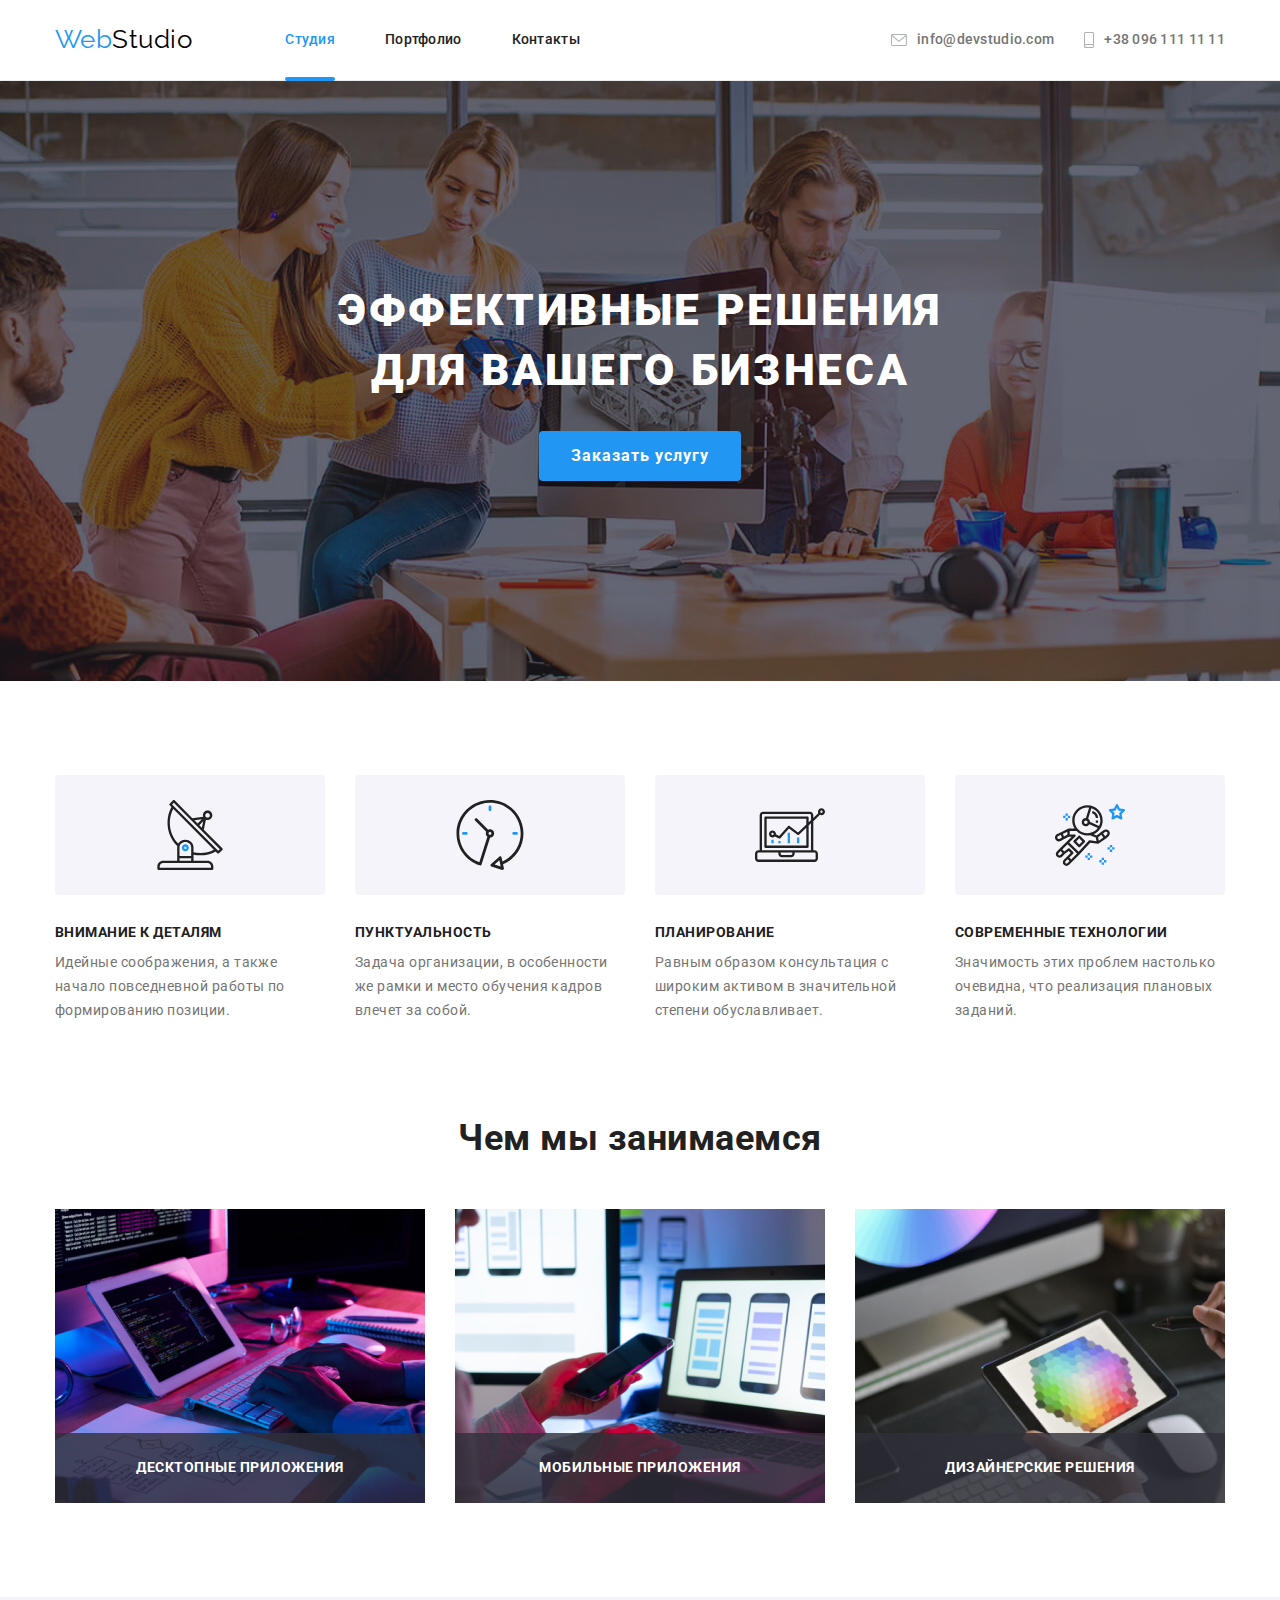
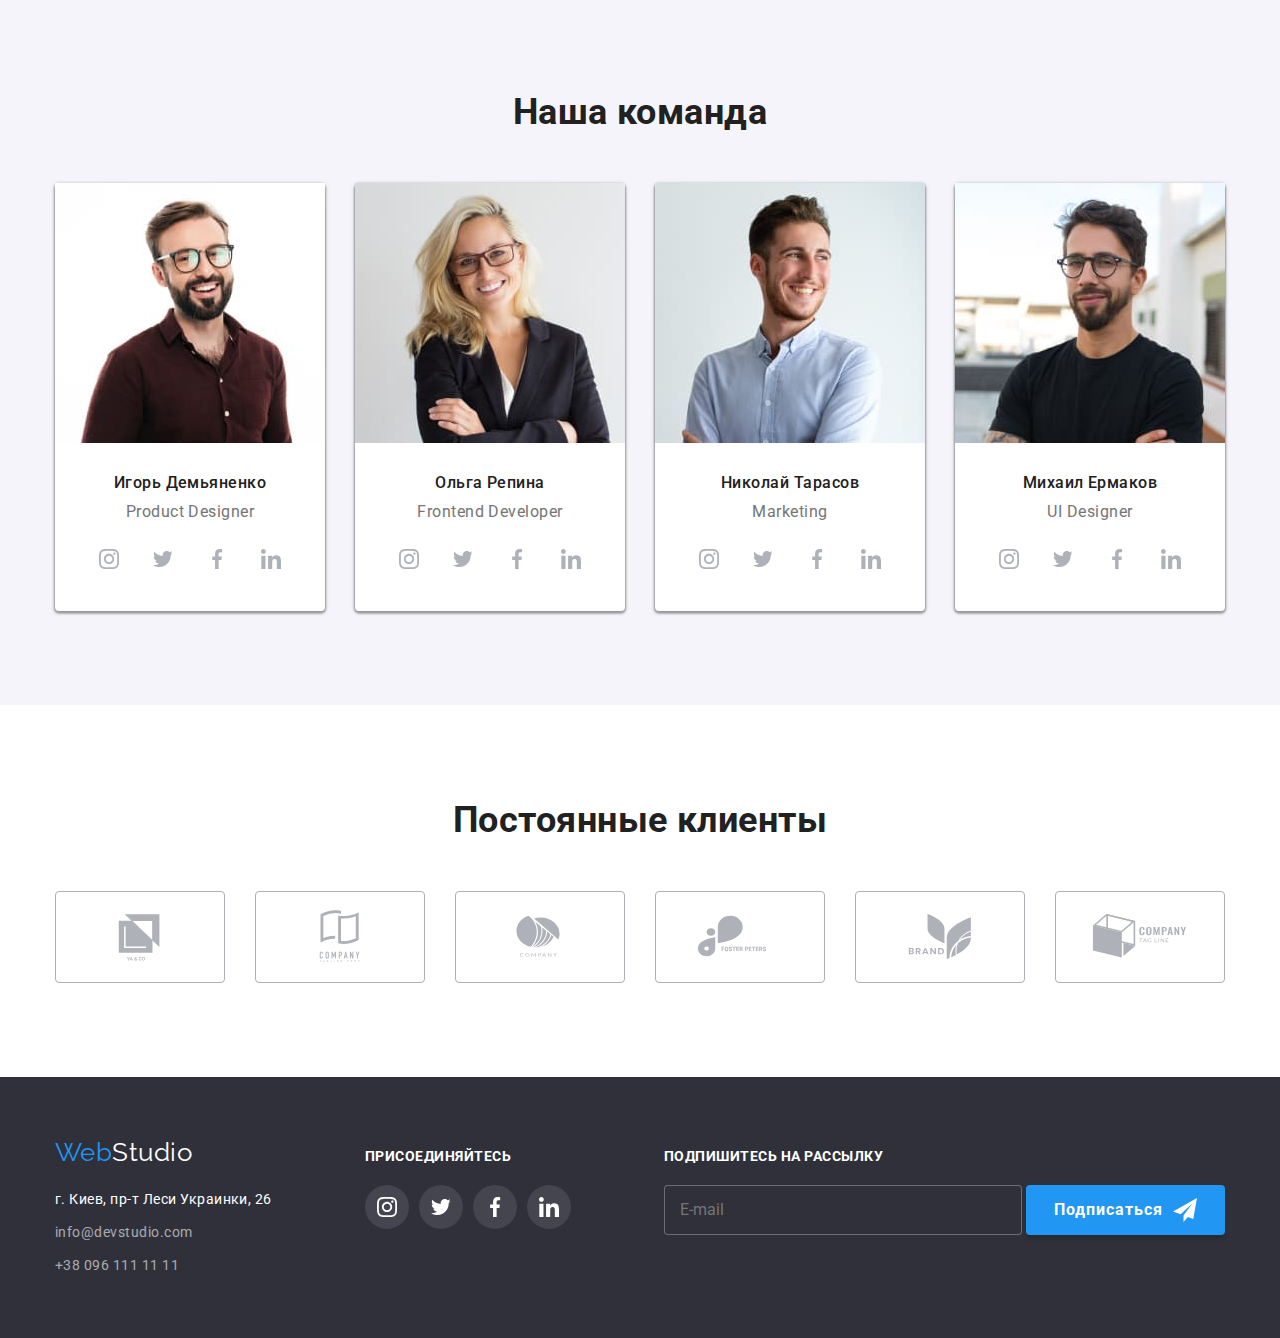
<file: index.html>
<!DOCTYPE html>
<html lang="ru">
  <head>
    <meta charset="UTF-8" />
    <meta http-equiv="X-UA-Compatible" content="IE=edge" />
    <meta name="viewport" content="width=device-width, initial-scale=1.0" />
    <title>Main page</title>
    <link
      rel="stylesheet"
      href="https://cdnjs.cloudflare.com/ajax/libs/modern-normalize/1.0.0/modern-normalize.min.css"
    />
    <link
      href="https://fonts.googleapis.com/css2?family=Raleway:wght@700&family=Roboto:wght@400;500;700;900&display=swap"
      rel="stylesheet"
    />
    <link rel="stylesheet" href="./css/main.min.css" />
  </head>
  <body>
    <!-- Верхняя линия -->
    <header class="page-header">
      <div class="page-header__container">
        <a class="logo" href="./index.html"><span class="logo__web">Web</span>Studio</a>
        <button class="menu-btn" data-menu-button type="button">
          <svg width="40" height="40" aria-label="Переключатель мобильного меню">
            <use class="menu-btn__icon-menu" href="./images/symbol-defs.svg#icon-mobile-menu"></use>
            <use
              class="menu-btn__icon-cross"
              href="./images/symbol-defs.svg#icon-close-black"
            ></use>
          </svg>
        </button>
        <div class="mob-menu" data-menu>
          <nav class="mob-menu__navigation">
            <ul class="mob-menu__list">
              <li class="mob-menu__item">
                <a class="mob-menu__link mob-menu__link--current" href="">Студия</a>
              </li>
              <li class="mob-menu__item">
                <a class="mob-menu__link" href="./portfolio.html" target="_self">Портфолио</a>
              </li>
              <li class="mob-menu__item">
                <a class="mob-menu__link" href="">Контакты</a>
              </li>
            </ul>
          </nav>
          <ul class="mob-contact">
            <li class="mob-contact__item">
              <a class="mob-contact__link mob-contact__link--accent" href="tel:+380961111111"
                >+38 096 111 11 11
              </a>
            </li>
            <li class="mob-contact__item">
              <a class="mob-contact__link" href="mailto:info@devstudio.com"> info@devstudio.com </a>
            </li>
          </ul>
          <ul class="mob-network">
            <li class="mob-network__item">
              <a class="mob-network__link" href="">Instagram </a>
            </li>
            <li class="mob-network__item">
              <a class="mob-network__link" href="">Twitter </a>
            </li>
            <li class="mob-network__item">
              <a class="mob-network__link" href="">Facebook </a>
            </li>
            <li class="mob-network__item">
              <a class="mob-network__link" href="">Linkedin </a>
            </li>
          </ul>
        </div>
        <nav class="page-header__navigation">
          <ul class="page-header__list">
            <li class="page-header__item">
              <a class="page-header__link page-header__link--current" href="">Студия</a>
            </li>
            <li class="page-header__item">
              <a class="page-header__link" href="./portfolio.html" target="_self">Портфолио</a>
            </li>
            <li class="page-header__item"><a class="page-header__link" href="">Контакты</a></li>
          </ul>
        </nav>

        <ul class="contact">
          <li class="contact__item">
            <a class="contact__link" href="mailto:info@devstudio.com">
              <svg class="contact__icon" width="16" height="12">
                <use href="./images/symbol-defs.svg#icon-envelope"></use>
              </svg>
              info@devstudio.com</a
            >
          </li>
          <li class="contact__item">
            <a class="contact__link" href="tel:+380961111111">
              <svg class="contact__icon" width="10" height="16">
                <use href="./images/symbol-defs.svg#icon-smartphone"></use>
              </svg>
              +38 096 111 11 11</a
            >
          </li>
        </ul>
      </div>
    </header>

    <main>
      <!-- Шапка -->
      <section class="hero">
        <h1 class="hero__headline">
          Эффективные решения <br />
          для вашего бизнеса
        </h1>
        <button class="hero__button" type="button" data-modal-open>Заказать услугу</button>
      </section>
      <!-- Особенности -->
      <section class="specifics">
        <div class="specifics__container">
          <h2 class="specifics__header specifics__header--is-hidden">Особенности</h2>
          <ul class="specifics__list">
            <li class="specifics__item">
              <div class="specifics__thumb">
                <svg class="specifics__icon" width="70" height="70">
                  <use href="./images/symbol-defs.svg#icon-antenna"></use>
                </svg>
              </div>
              <h3 class="specifics__title">Внимание к деталям</h3>
              <p class="specifics__desc">
                Идейные соображения, а также начало повседневной работы по формированию позиции.
              </p>
            </li>
            <li class="specifics__item">
              <div class="specifics__thumb">
                <svg class="specifics__icon" width="70" height="70">
                  <use href="./images/symbol-defs.svg#icon-clock"></use>
                </svg>
              </div>
              <h3 class="specifics__title">Пунктуальность</h3>
              <p class="specifics__desc">
                Задача организации, в особенности же рамки и место обучения кадров влечет за собой.
              </p>
            </li>
            <li class="specifics__item">
              <div class="specifics__thumb">
                <svg class="specifics__icon" width="70" height="70">
                  <use href="./images/symbol-defs.svg#icon-diagram"></use>
                </svg>
              </div>
              <h3 class="specifics__title">Планирование</h3>
              <p class="specifics__desc">
                Равным образом консультация с широким активом в значительной степени обуславливает.
              </p>
            </li>
            <li class="specifics__item">
              <div class="specifics__thumb">
                <svg class="specifics__icon" width="70" height="70">
                  <use href="./images/symbol-defs.svg#icon-astronaut"></use>
                </svg>
              </div>
              <h3 class="specifics__title">Современные технологии</h3>
              <p class="specifics__desc">
                Значимость этих проблем настолько очевидна, что реализация плановых заданий.
              </p>
            </li>
          </ul>
        </div>
      </section>
      <!-- Чем мы занимаемся -->
      <section class="subject">
        <div class="subject__container">
          <h2 class="subject__title">Чем мы занимаемся</h2>
          <ul class="subject__list">
            <li class="subject__item">
              <picture>
                <img
                  class="subject__pic"
                  srcset="./images/subgects/box1.jpg 1x, ./images/subgects/box1@2x.jpg 2x"
                  src="./images/subgects/box1.jpg"
                  alt="программист набирает текст на клавиатуре"
                  width="370"
                />
              </picture>
              <p class="subject__label">Десктопные приложения</p>
            </li>
            <li class="subject__item">
              <img
                class="subject__pic"
                srcset="./images/subgects/box2.jpg 1x, ./images/subgects/box2@2x.jpg 2x"
                src="./images/subgects/box2.jpg"
                alt="программист сравнивает макет на смартфоне и ноутбуке"
                width="370"
              />
              <p class="subject__label">Мобильные приложения</p>
            </li>
            <li class="subject__item">
              <img
                class="subject__pic"
                srcset="./images/subgects/box3.jpg 1x, ./images/subgects/box3@2x.jpg 2x"
                src="./images/subgects/box3.jpg"
                alt="дизайнер работает с палитрой на планшете"
                width="370"
              />
              <p class="subject__label">Дизайнерские решения</p>
            </li>
          </ul>
        </div>
      </section>
      <!-- Наша команда -->
      <section class="team">
        <div class="team__container">
          <h2 class="team__title">Наша команда</h2>
          <ul class="team__list">
            <li class="team__item">
              <picture>
                <source
                  srcset="./images/team/pers1.jpg 1x, ./images/team/pers1@2x.jpg 2x"
                  media="(min-width: 1200px)"
                />
                <source
                  srcset="./images/team/pers1-tablet.jpg 1x, ./images/team/pers1-tablet@2x.jpg 2x"
                  media="(min-width: 768px)"
                />
                <img
                  class="team__pic"
                  srcset="./images/team/pers1-mob.jpg 1x, ./images/team/pers1-mob@2x.jpg 2x"
                  src="./images/team/pers1-mob.jpg"
                  alt="Игорь Демьяненко"
                  width="270"
                />
              </picture>
              <div class="team__info">
                <h3 class="team__name">Игорь Демьяненко</h3>
                <p class="team__position">Product Designer</p>
                <ul class="social-network">
                  <li class="social-network__item">
                    <a class="social-network__link" href="">
                      <svg class="social-network__icon" width="20" height="20">
                        <use href="./images/symbol-defs.svg#icon-instagram"></use>
                      </svg>
                    </a>
                  </li>
                  <li class="social-network__item">
                    <a class="social-network__link" href="">
                      <svg class="social-network__icon" width="20" height="20">
                        <use href="./images/symbol-defs.svg#icon-twitter"></use>
                      </svg>
                    </a>
                  </li>
                  <li class="social-network__item">
                    <a class="social-network__link" href="">
                      <svg class="social-network__icon" width="20" height="20">
                        <use href="./images/symbol-defs.svg#icon-facebook"></use>
                      </svg>
                    </a>
                  </li>
                  <li class="social-network__item">
                    <a class="social-network__link" href="">
                      <svg class="social-network__icon" width="20" height="20">
                        <use href="./images/symbol-defs.svg#icon-linkedin"></use>
                      </svg>
                    </a>
                  </li>
                </ul>
              </div>
            </li>
            <li class="team__item">
              <picture>
                <source
                  srcset="./images/team/pers2.jpg 1x, ./images/team/pers2@2x.jpg 2x"
                  media="(min-width: 1200px)"
                />
                <source
                  srcset="./images/team/pers2-tablet.jpg 1x, ./images/team/pers2-tablet@2x.jpg 2x"
                  media="(min-width: 768px)"
                />
                <img
                  class="team__pic"
                  srcset="./images/team/pers2-mob.jpg 1x, ./images/team/pers2-mob@2x.jpg 2x"
                  src="./images/team/pers2-mob.jpg"
                  alt="Ольга Репина"
                  width="270"
                />
              </picture>
              <div class="team__info">
                <h3 class="team__name">Ольга Репина</h3>
                <p class="team__position">Frontend Developer</p>
                <ul class="social-network">
                  <li class="social-network__item">
                    <a class="social-network__link" href="">
                      <svg class="social-network__icon" width="20" height="20">
                        <use href="./images/symbol-defs.svg#icon-instagram"></use>
                      </svg>
                    </a>
                  </li>
                  <li class="social-network__item">
                    <a class="social-network__link" href="">
                      <svg class="social-network__icon" width="20" height="20">
                        <use href="./images/symbol-defs.svg#icon-twitter"></use>
                      </svg>
                    </a>
                  </li>
                  <li class="social-network__item">
                    <a class="social-network__link" href="">
                      <svg class="social-network__icon" width="20" height="20">
                        <use href="./images/symbol-defs.svg#icon-facebook"></use>
                      </svg>
                    </a>
                  </li>
                  <li class="social-network__item">
                    <a class="social-network__link" href="">
                      <svg class="social-network__icon" width="20" height="20">
                        <use href="./images/symbol-defs.svg#icon-linkedin"></use>
                      </svg>
                    </a>
                  </li>
                </ul>
              </div>
            </li>
            <li class="team__item">
              <picture>
                <source
                  srcset="./images/team/pers3.jpg 1x, ./images/team/pers3@2x.jpg 2x"
                  media="(min-width: 1200px)"
                />
                <source
                  srcset="./images/team/pers3-tablet.jpg 1x, ./images/team/pers3-tablet@2x.jpg 2x"
                  media="(min-width: 768px)"
                />
                <img
                  class="team__pic"
                  srcset="./images/team/pers3-mob.jpg 1x, ./images/team/pers3-mob@2x.jpg 2x"
                  src="./images/team/pers3-mob.jpg"
                  alt="Николай Тарасов"
                  width="270"
                />
              </picture>
              <div class="team__info">
                <h3 class="team__name">Николай Тарасов</h3>
                <p class="team__position">Marketing</p>
                <ul class="social-network">
                  <li class="social-network__item">
                    <a class="social-network__link" href="">
                      <svg class="social-network__icon" width="20" height="20">
                        <use href="./images/symbol-defs.svg#icon-instagram"></use>
                      </svg>
                    </a>
                  </li>
                  <li class="social-network__item">
                    <a class="social-network__link" href="">
                      <svg class="social-network__icon" width="20" height="20">
                        <use href="./images/symbol-defs.svg#icon-twitter"></use>
                      </svg>
                    </a>
                  </li>
                  <li class="social-network__item">
                    <a class="social-network__link" href="">
                      <svg class="social-network__icon" width="20" height="20">
                        <use href="./images/symbol-defs.svg#icon-facebook"></use>
                      </svg>
                    </a>
                  </li>
                  <li class="social-network__item">
                    <a class="social-network__link" href="">
                      <svg class="social-network__icon" width="20" height="20">
                        <use href="./images/symbol-defs.svg#icon-linkedin"></use>
                      </svg>
                    </a>
                  </li>
                </ul>
              </div>
            </li>
            <li class="team__item">
              <picture>
                <source
                  srcset="./images/team/pers4.jpg 1x, ./images/team/pers4@2x.jpg 2x"
                  media="(min-width: 1200px)"
                />
                <source
                  srcset="./images/team/pers4-tablet.jpg 1x, ./images/team/pers4-tablet@2x.jpg 2x"
                  media="(min-width: 768px)"
                />
                <img
                  class="team__pic"
                  srcset="./images/team/pers4-mob.jpg 1x, ./images/team/pers4-mob@2x.jpg 2x"
                  src="./images/team/pers4-mob.jpg"
                  alt="Михаил Ермаков"
                  width="270"
                />
              </picture>
              <div class="team__info">
                <h3 class="team__name">Михаил Ермаков</h3>
                <p class="team__position">UI Designer</p>
                <ul class="social-network">
                  <li class="social-network__item">
                    <a class="social-network__link" href="">
                      <svg class="social-network__icon" width="20" height="20">
                        <use href="./images/symbol-defs.svg#icon-instagram"></use>
                      </svg>
                    </a>
                  </li>
                  <li class="social-network__item">
                    <a class="social-network__link" href="">
                      <svg class="social-network__icon" width="20" height="20">
                        <use href="./images/symbol-defs.svg#icon-twitter"></use>
                      </svg>
                    </a>
                  </li>
                  <li class="social-network__item">
                    <a class="social-network__link" href="">
                      <svg class="social-network__icon" width="20" height="20">
                        <use href="./images/symbol-defs.svg#icon-facebook"></use>
                      </svg>
                    </a>
                  </li>
                  <li class="social-network__item">
                    <a class="social-network__link" href="">
                      <svg class="social-network__icon" width="20" height="20">
                        <use href="./images/symbol-defs.svg#icon-linkedin"></use>
                      </svg>
                    </a>
                  </li>
                </ul>
              </div>
            </li>
          </ul>
        </div>
      </section>
      <!-- Постоянные клиенты -->
      <section class="client">
        <div class="client__container">
          <h2 class="client__title">Постоянные клиенты</h2>
          <ul class="client__list">
            <li class="client__item">
              <a class="client__link" href="">
                <svg class="client__icon" width="106" height="60">
                  <use href="./images/symbol-defs.svg#icon-client1"></use>
                </svg>
              </a>
            </li>
            <li class="client__item">
              <a class="client__link" href="">
                <svg class="client__icon" width="106" height="60">
                  <use href="./images/symbol-defs.svg#icon-client2"></use>
                </svg>
              </a>
            </li>
            <li class="client__item">
              <a class="client__link" href="">
                <svg class="client__icon" width="106" height="60">
                  <use href="./images/symbol-defs.svg#icon-client3"></use>
                </svg>
              </a>
            </li>
            <li class="client__item">
              <a class="client__link" href="">
                <svg class="client__icon" width="106" height="60">
                  <use href="./images/symbol-defs.svg#icon-client4"></use>
                </svg>
              </a>
            </li>
            <li class="client__item">
              <a class="client__link" href="">
                <svg class="client__icon" width="106" height="60">
                  <use href="./images/symbol-defs.svg#icon-client5"></use>
                </svg>
              </a>
            </li>
            <li class="client__item">
              <a class="client__link" href="">
                <svg class="client__icon" width="106" height="60">
                  <use href="./images/symbol-defs.svg#icon-client6"></use>
                </svg>
              </a>
            </li>
          </ul>
        </div>
      </section>
    </main>
    <!-- Подвал -->
    <footer class="footer">
      <div class="container footer__container">
        <div class="footer__contact">
          <a class="logo footer__logo" href="/index.html"
            ><span class="logo__web">Web</span>Studio</a
          >
          <address class="footer__adress">
            <ul class="footer__list">
              <li class="footer__item">
                <a class="footer__link footer__link--white" href=""
                  >г. Киев, пр-т Леси Украинки, 26</a
                >
              </li>
              <li class="footer__item">
                <a class="footer__link" href="mailto:info@devstudio.com">info@devstudio.com</a>
              </li>
              <li class="footer__item">
                <a class="footer__link" href="tel:+380961111111">+38 096 111 11 11</a>
              </li>
            </ul>
          </address>
        </div>
        <div class="social-wraper">
          <h3 class="social-wraper__title">Присоединяйтесь</h3>
          <ul class="social-network">
            <li class="social-network__item">
              <a class="social-network__link social-network__link--background-reverse" href="">
                <svg
                  class="social-network__icon social-network__icon--white"
                  width="20"
                  height="20"
                >
                  <use href="./images/symbol-defs.svg#icon-instagram"></use>
                </svg>
              </a>
            </li>
            <li class="social-network__item">
              <a class="social-network__link social-network__link--background-reverse" href="">
                <svg
                  class="social-network__icon social-network__icon--white"
                  width="20"
                  height="20"
                >
                  <use href="./images/symbol-defs.svg#icon-twitter"></use>
                </svg>
              </a>
            </li>
            <li class="social-network__item">
              <a class="social-network__link social-network__link--background-reverse" href="">
                <svg
                  class="social-network__icon social-network__icon--white"
                  width="20"
                  height="20"
                >
                  <use href="./images/symbol-defs.svg#icon-facebook"></use>
                </svg>
              </a>
            </li>
            <li class="social-network__item">
              <a class="social-network__link social-network__link--background-reverse" href="">
                <svg
                  class="social-network__icon social-network__icon--white"
                  width="20"
                  height="20"
                >
                  <use href="./images/symbol-defs.svg#icon-linkedin"></use>
                </svg>
              </a>
            </li>
          </ul>
        </div>
        <div class="signup">
          <b class="signup__title">Подпишитесь на рассылку</b>
          <form class="signup__form">
            <label>
              <span class="signup__label">Ваш e-mail</span>
              <input
                type="email"
                name="email"
                placeholder="E-mail"
                class="signup__input"
                required
              />
            </label>
            <button type="submit" class="button signup__button">
              Подписаться
              <svg width="24" height="24" class="signup__icon">
                <use href="./images/symbol-defs.svg#icon-icon-send"></use>
              </svg>
            </button>
          </form>
        </div>
      </div>
    </footer>
    <!-- Модальное окно -->
    <div class="backdrop backdrop--is-hidden" data-modal>
      <div class="modal">
        <button class="modal__button" type="button" data-modal-close>
          <svg class="modal__icon" width="18" height="18">
            <use href="./images/symbol-defs.svg#icon-close-black"></use>
          </svg>
        </button>
        <div class="feedback">
          <b class="feedback__title">Оставьте свои данные, мы вам перезвоним</b>
          <form class="feedback__form" autocomplete="on">
            <label class="feedback__field">
              <span class="feedback__label">Имя</span>
              <input type="text" name="user-name" class="feedback__input" autofocus />
              <svg class="feedback__icon" width="18" height="18">
                <use href="./images/symbol-defs.svg#icon-person"></use>
              </svg>
            </label>
            <label class="feedback__field">
              <span class="feedback__label">Телефон</span>
              <input type="tel" name="user-tel" class="feedback__input" required />
              <svg class="feedback__icon" width="18" height="18">
                <use href="./images/symbol-defs.svg#icon-phone-black"></use>
              </svg>
            </label>
            <label class="feedback__field">
              <span class="feedback__label">Почта</span>
              <input type="email" name="user-mail" class="feedback__input" required />
              <svg class="feedback__icon" width="18" height="18">
                <use href="./images/symbol-defs.svg#icon-email-black"></use>
              </svg>
            </label>
            <label class="feedback__field">
              <span class="feedback__label">Комментарий</span>
              <textarea
                name="user-comment"
                placeholder="Введите текст"
                class="feedback__input feedback__input--big"
              ></textarea>
            </label>
            <label class="feedback__policy">
              <input class="feedback__checkbox" type="checkbox" />
              <span class="feedback__icon-wrap">
                <svg class="feedback__check-icon" width="16" height="15">
                  <use href="./images/symbol-defs.svg#icon-check"></use>
                </svg>
              </span>
              <span class="feedback__policy-label"
                >Соглашаюсь с рассылкой и принимаю
                <a class="feedback__link" href="">Условия договора</a></span
              >
            </label>
            <button type="submit" class="feedback__button">Отправить</button>
          </form>
        </div>
      </div>
    </div>
    <script src="./js/modal.js"></script>
    <script src="./js/mobile-menu.js"></script>
  </body>
</html>
</file>
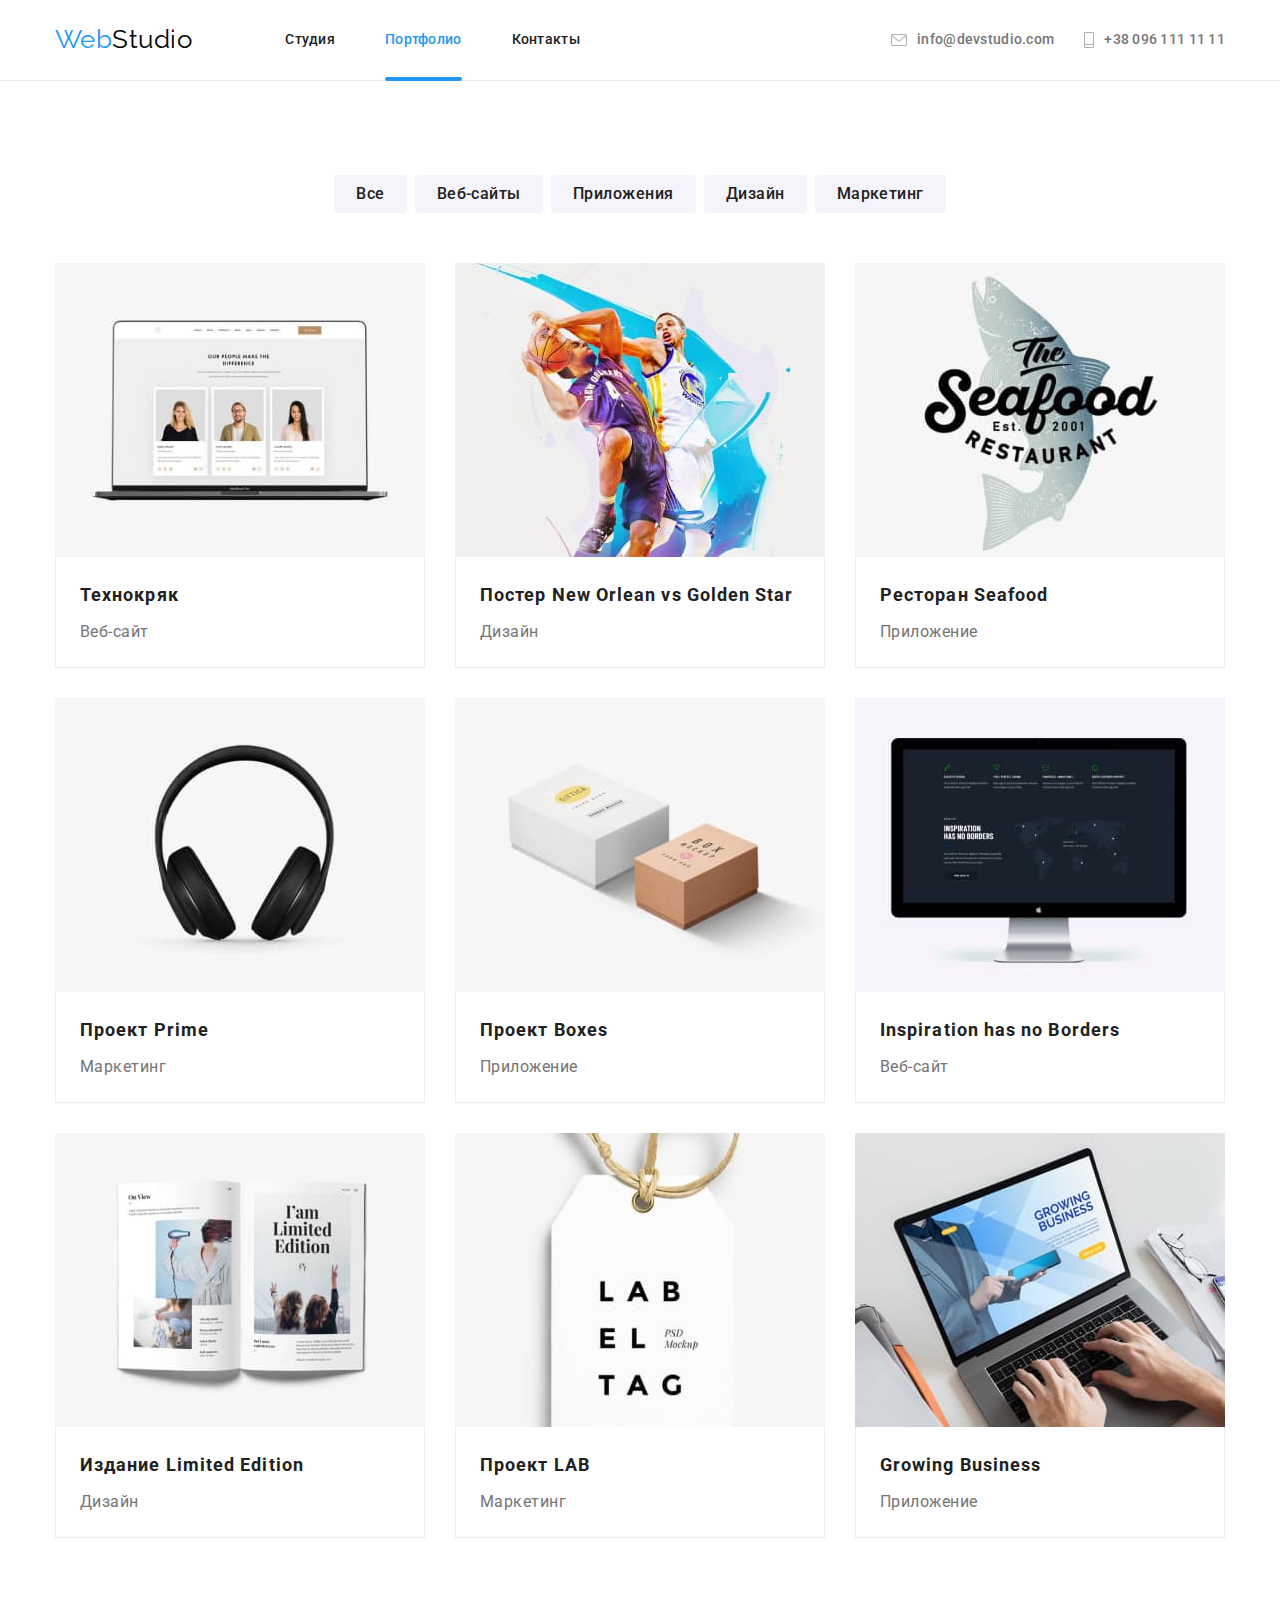
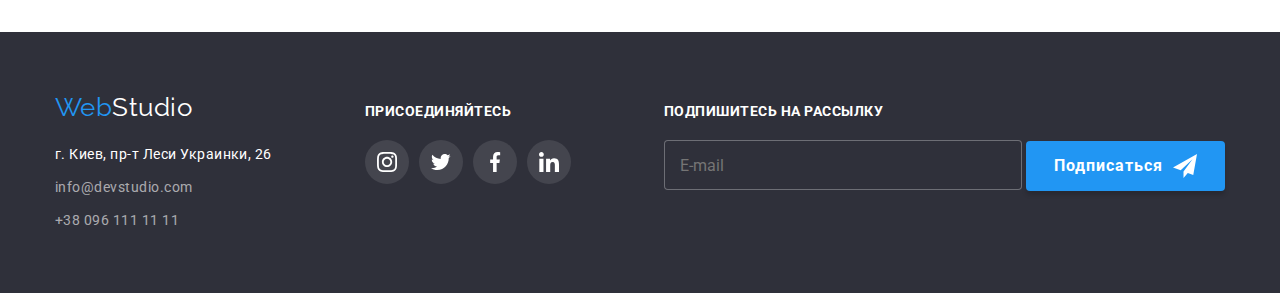
<file: portfolio.html>
<!DOCTYPE html>
<html lang="ru">
  <head>
    <meta charset="UTF-8" />
    <meta http-equiv="X-UA-Compatible" content="IE=edge" />
    <meta name="viewport" content="width=device-width, initial-scale=1.0" />
    <title>Portfolio</title>
    <link
      rel="stylesheet"
      href="https://cdnjs.cloudflare.com/ajax/libs/modern-normalize/1.0.0/modern-normalize.min.css"
    />
    <link
      href="https://fonts.googleapis.com/css2?family=Raleway:wght@700&family=Roboto:wght@400;500;700;900&display=swap"
      rel="stylesheet"
    />
    <link rel="stylesheet" href="./css/main.min.css" />
  </head>
  <body>
    <!-- Верхняя линия -->
    <header class="page-header">
      <div class="page-header__container">
        <a class="logo" href="./index.html"><span class="logo__web">Web</span>Studio</a>
        <button class="menu-btn" data-menu-button type="button">
          <svg width="40" height="40" aria-label="Переключатель мобильного меню">
            <use class="menu-btn__icon-menu" href="./images/symbol-defs.svg#icon-mobile-menu"></use>
            <use
              class="menu-btn__icon-cross"
              href="./images/symbol-defs.svg#icon-close-black"
            ></use>
          </svg>
        </button>
        <div class="mob-menu" data-menu>
          <nav class="mob-menu__navigation">
            <ul class="mob-menu__list">
              <li class="mob-menu__item">
                <a class="mob-menu__link" href="./index.html" target="_self">Студия</a>
              </li>
              <li class="mob-menu__item">
                <a class="mob-menu__link mob-menu__link--current" href="">Портфолио</a>
              </li>
              <li class="mob-menu__item">
                <a class="mob-menu__link" href="">Контакты</a>
              </li>
            </ul>
          </nav>
          <ul class="mob-contact">
            <li class="mob-contact__item">
              <a class="mob-contact__link mob-contact__link--accent" href="tel:+380961111111"
                >+38 096 111 11 11
              </a>
            </li>
            <li class="mob-contact__item">
              <a class="mob-contact__link" href="mailto:info@devstudio.com"> info@devstudio.com </a>
            </li>
          </ul>
          <ul class="mob-network">
            <li class="mob-network__item">
              <a class="mob-network__link" href="">Instagram </a>
            </li>
            <li class="mob-network__item">
              <a class="mob-network__link" href="">Twitter </a>
            </li>
            <li class="mob-network__item">
              <a class="mob-network__link" href="">Facebook </a>
            </li>
            <li class="mob-network__item">
              <a class="mob-network__link" href="">Linkedin </a>
            </li>
          </ul>
        </div>
        <nav class="page-header__navigation">
          <ul class="page-header__list">
            <li class="page-header__item">
              <a class="page-header__link" href="./index.html" target="_self">Студия</a>
            </li>
            <li class="page-header__item">
              <a class="page-header__link page-header__link--current" href="">Портфолио</a>
            </li>
            <li class="page-header__item"><a class="page-header__link" href="">Контакты</a></li>
          </ul>
        </nav>

        <ul class="contact">
          <li class="contact__item">
            <a class="contact__link" href="mailto:info@devstudio.com">
              <svg class="contact__icon" width="16" height="12">
                <use href="./images/symbol-defs.svg#icon-envelope"></use>
              </svg>
              info@devstudio.com</a
            >
          </li>
          <li class="contact__item">
            <a class="contact__link" href="tel:+380961111111">
              <svg class="contact__icon" width="10" height="16">
                <use href="./images/symbol-defs.svg#icon-smartphone"></use>
              </svg>
              +38 096 111 11 11</a
            >
          </li>
        </ul>
      </div>
    </header>
    <main>
      <!-- Секция портфолио -->
      <section class="portfolio">
        <div class="portfolio__container">
          <h1 class="portfolio__title">Портфолио</h1>
          <!-- Фильтры -->
          <ul class="filter">
            <li class="filter__item">
              <button class="button filter__button" type="button">Все</button>
            </li>
            <li class="filter__item">
              <button class="button filter__button" type="button">Веб-сайты</button>
            </li>
            <li class="filter__item">
              <button class="button filter__button" type="button">Приложения</button>
            </li>
            <li class="filter__item">
              <button class="button filter__button" type="button">Дизайн</button>
            </li>
            <li class="filter__item">
              <button class="button filter__button" type="button">Маркетинг</button>
            </li>
          </ul>
          <!-- Проекты -->
          <ul class="project">
            <li class="project__item">
              <a class="project__link" href="">
                <div class="project__thumb">
                  <p class="project__overlay">
                    Ресурс предлагает комплексные предложения с разным уровнем функционала и
                    сервисов. Все это позволит посетителю получить исчерпывающие сведения о компании
                    или частном лице.
                  </p>
                  <picture>
                    <source
                      srcset="./images/portfolio/img1.jpg 1x, ./images/portfolio/img1@2x.jpg 2x"
                      media="(min-width: 1200px)"
                    />
                    <source
                      srcset="
                        ./images/portfolio/tab-img1.jpg    1x,
                        ./images/portfolio/tab-img1@2x.jpg 2x
                      "
                      media="(min-width: 768px)"
                    />
                    <img
                      class="project__img"
                      srcset="
                        ./images/portfolio/mob-img1.jpg    1x,
                        ./images/portfolio/mob-img1@2x.jpg 2x
                      "
                      src="./images/portfolio/mob-img1.jpg"
                      alt="открыта страница сайта на лэптопе"
                      width="370"
                    />
                  </picture>
                </div>
                <div class="project__info">
                  <h2 class="project__title">Технокряк</h2>
                  <p class="project__desc">Веб-сайт</p>
                </div>
              </a>
            </li>
            <li class="project__item">
              <a class="project__link" href="">
                <div class="project__thumb">
                  <p class="project__overlay">
                    Ресурс предлагает комплексные предложения с разным уровнем функционала и
                    сервисов. Все это позволит посетителю получить исчерпывающие сведения о компании
                    или частном лице.
                  </p>
                  <picture>
                    <source
                      srcset="./images/portfolio/img2.jpg 1x, ./images/portfolio/img2@2x.jpg 2x"
                      media="(min-width: 1200px)"
                    />
                    <source
                      srcset="
                        ./images/portfolio/tab-img2.jpg    1x,
                        ./images/portfolio/tab-img2@2x.jpg 2x
                      "
                      media="(min-width: 768px)"
                    />
                    <img
                      class="project__img"
                      srcset="
                        ./images/portfolio/mob-img2.jpg    1x,
                        ./images/portfolio/mob-img2@2x.jpg 2x
                      "
                      src="./images/portfolio/mob-img2.jpg"
                      alt="два баскетболиста в прыжке"
                      width="370"
                    />
                  </picture>
                </div>
                <div class="project__info">
                  <h2 class="project__title">Постер New Orlean vs Golden Star</h2>
                  <p class="project__desc">Дизайн</p>
                </div>
              </a>
            </li>
            <li class="project__item">
              <a class="project__link" href="">
                <div class="project__thumb">
                  <p class="project__overlay">
                    Ресурс предлагает комплексные предложения с разным уровнем функционала и
                    сервисов. Все это позволит посетителю получить исчерпывающие сведения о компании
                    или частном лице.
                  </p>
                  <picture>
                    <source
                      srcset="./images/portfolio/img3.jpg 1x, ./images/portfolio/img3@2x.jpg 2x"
                      media="(min-width: 1200px)"
                    />
                    <source
                      srcset="
                        ./images/portfolio/tab-img3.jpg    1x,
                        ./images/portfolio/tab-img3@2x.jpg 2x
                      "
                      media="(min-width: 768px)"
                    />
                    <img
                      class="project__img"
                      srcset="
                        ./images/portfolio/mob-img3.jpg    1x,
                        ./images/portfolio/mob-img3@2x.jpg 2x
                      "
                      src="./images/portfolio/mob-img3.jpg"
                      alt="логотип ресторана sefood"
                      width="370"
                    />
                  </picture>
                </div>
                <div class="project__info">
                  <h2 class="project__title">Ресторан Seafood</h2>
                  <p class="project__desc">Приложение</p>
                </div>
              </a>
            </li>
            <li class="project__item">
              <a class="project__link" href="">
                <div class="project__thumb">
                  <p class="project__overlay">
                    Ресурс предлагает комплексные предложения с разным уровнем функционала и
                    сервисов. Все это позволит посетителю получить исчерпывающие сведения о компании
                    или частном лице.
                  </p>
                  <picture>
                    <source
                      srcset="./images/portfolio/img4.jpg 1x, ./images/portfolio/img4@2x.jpg 2x"
                      media="(min-width: 1200px)"
                    />
                    <source
                      srcset="
                        ./images/portfolio/tab-img4.jpg    1x,
                        ./images/portfolio/tab-img4@2x.jpg 2x
                      "
                      media="(min-width: 768px)"
                    />
                    <img
                      class="project__img"
                      srcset="
                        ./images/portfolio/mob-img4.jpg    1x,
                        ./images/portfolio/mob-img4@2x.jpg 2x
                      "
                      src="./images/portfolio/mob-img4.jpg"
                      alt="чёрные полноразмерные наушники"
                      width="370"
                    />
                  </picture>
                </div>
                <div class="project__info">
                  <h2 class="project__title">Проект Prime</h2>
                  <p class="project__desc">Маркетинг</p>
                </div>
              </a>
            </li>
            <li class="project__item">
              <a class="project__link" href="">
                <div class="project__thumb">
                  <p class="project__overlay">
                    Ресурс предлагает комплексные предложения с разным уровнем функционала и
                    сервисов. Все это позволит посетителю получить исчерпывающие сведения о компании
                    или частном лице.
                  </p>
                  <picture>
                    <source
                      srcset="./images/portfolio/img5.jpg 1x, ./images/portfolio/img5@2x.jpg 2x"
                      media="(min-width: 1200px)"
                    />
                    <source
                      srcset="
                        ./images/portfolio/tab-img5.jpg    1x,
                        ./images/portfolio/tab-img5@2x.jpg 2x
                      "
                      media="(min-width: 768px)"
                    />
                    <img
                      class="project__img"
                      srcset="
                        ./images/portfolio/mob-img5.jpg    1x,
                        ./images/portfolio/mob-img5@2x.jpg 2x
                      "
                      src="./images/portfolio/mob-img5.jpg"
                      alt="две упаковочные коробки белая и коричневая"
                      width="370"
                    />
                  </picture>
                </div>
                <div class="project__info">
                  <h2 class="project__title">Проект Boxes</h2>
                  <p class="project__desc">Приложение</p>
                </div>
              </a>
            </li>
            <li class="project__item">
              <a class="project__link" href="">
                <div class="project__thumb">
                  <p class="project__overlay">
                    Ресурс предлагает комплексные предложения с разным уровнем функционала и
                    сервисов. Все это позволит посетителю получить исчерпывающие сведения о компании
                    или частном лице.
                  </p>
                  <picture>
                    <source
                      srcset="./images/portfolio/img6.jpg 1x, ./images/portfolio/img6@2x.jpg 2x"
                      media="(min-width: 1200px)"
                    />
                    <source
                      srcset="
                        ./images/portfolio/tab-img6.jpg    1x,
                        ./images/portfolio/tab-img6@2x.jpg 2x
                      "
                      media="(min-width: 768px)"
                    />
                    <img
                      class="project__img"
                      srcset="
                        ./images/portfolio/mob-img6.jpg    1x,
                        ./images/portfolio/mob-img6@2x.jpg 2x
                      "
                      src="./images/portfolio/mob-img6.jpg"
                      alt="компьютерный монитор"
                      width="370"
                    />
                  </picture>
                </div>
                <div class="project__info">
                  <h2 class="project__title">Inspiration has no Borders</h2>
                  <p class="project__desc">Веб-сайт</p>
                </div>
              </a>
            </li>
            <li class="project__item">
              <a class="project__link" href="">
                <div class="project__thumb">
                  <p class="project__overlay">
                    Ресурс предлагает комплексные предложения с разным уровнем функционала и
                    сервисов. Все это позволит посетителю получить исчерпывающие сведения о компании
                    или частном лице.
                  </p>
                  <picture>
                    <source
                      srcset="./images/portfolio/img7.jpg 1x, ./images/portfolio/img7@2x.jpg 2x"
                      media="(min-width: 1200px)"
                    />
                    <source
                      srcset="
                        ./images/portfolio/tab-img7.jpg    1x,
                        ./images/portfolio/tab-img7@2x.jpg 2x
                      "
                      media="(min-width: 768px)"
                    />
                    <img
                      class="project__img"
                      srcset="
                        ./images/portfolio/mob-img7.jpg    1x,
                        ./images/portfolio/mob-img7@2x.jpg 2x
                      "
                      src="./images/portfolio/mob-img7.jpg"
                      alt="раскрытая книга"
                      width="370"
                    />
                  </picture>
                </div>
                <div class="project__info">
                  <h2 class="project__title">Издание Limited Edition</h2>
                  <p class="project__desc">Дизайн</p>
                </div>
              </a>
            </li>
            <li class="project__item">
              <a class="project__link" href="">
                <div class="project__thumb">
                  <p class="project__overlay">
                    Ресурс предлагает комплексные предложения с разным уровнем функционала и
                    сервисов. Все это позволит посетителю получить исчерпывающие сведения о компании
                    или частном лице.
                  </p>
                  <picture>
                    <source
                      srcset="./images/portfolio/img8.jpg 1x, ./images/portfolio/img8@2x.jpg 2x"
                      media="(min-width: 1200px)"
                    />
                    <source
                      srcset="
                        ./images/portfolio/tab-img8.jpg    1x,
                        ./images/portfolio/tab-img8@2x.jpg 2x
                      "
                      media="(min-width: 768px)"
                    />
                    <img
                      class="project__img"
                      srcset="
                        ./images/portfolio/mob-img8.jpg    1x,
                        ./images/portfolio/mob-img8@2x.jpg 2x
                      "
                      src="./images/portfolio/mob-img8.jpg"
                      alt="бирка с логотипом lab"
                      width="370"
                    />
                  </picture>
                </div>
                <div class="project__info">
                  <h2 class="project__title">Проект LAB</h2>
                  <p class="project__desc">Маркетинг</p>
                </div>
              </a>
            </li>
            <li class="project__item">
              <a class="project__link" href="">
                <div class="project__thumb">
                  <p class="project__overlay">
                    Ресурс предлагает комплексные предложения с разным уровнем функционала и
                    сервисов. Все это позволит посетителю получить исчерпывающие сведения о компании
                    или частном лице.
                  </p>
                  <picture>
                    <source
                      srcset="./images/portfolio/img9.jpg 1x, ./images/portfolio/img9@2x.jpg 2x"
                      media="(min-width: 1200px)"
                    />
                    <source
                      srcset="
                        ./images/portfolio/tab-img9.jpg    1x,
                        ./images/portfolio/tab-img9@2x.jpg 2x
                      "
                      media="(min-width: 768px)"
                    />
                    <img
                      class="project__img"
                      srcset="
                        ./images/portfolio/mob-img9.jpg    1x,
                        ./images/portfolio/mob-img9@2x.jpg 2x
                      "
                      src="./images/portfolio/mob-img9.jpg"
                      alt="человек работает за лэптопом"
                      width="370"
                    />
                  </picture>
                </div>
                <div class="project__info">
                  <h2 class="project__title">Growing Business</h2>
                  <p class="project__desc">Приложение</p>
                </div>
              </a>
            </li>
          </ul>
        </div>
      </section>
    </main>
    <!-- Подвал -->
    <footer class="footer">
      <div class="footer__container">
        <div class="footer__contact">
          <a class="logo footer__logo" href="/index.html"
            ><span class="logo__web">Web</span>Studio</a
          >
          <address class="footer__adress">
            <ul class="footer__list">
              <li class="footer__item">
                <a class="footer__link footer__link--white" href=""
                  >г. Киев, пр-т Леси Украинки, 26</a
                >
              </li>
              <li class="footer__item">
                <a class="footer__link" href="mailto:info@devstudio.com">info@devstudio.com</a>
              </li>
              <li class="footer__item">
                <a class="footer__link" href="tel:+380961111111">+38 096 111 11 11</a>
              </li>
            </ul>
          </address>
        </div>
        <div class="social-wraper">
          <h3 class="social-wraper__title">Присоединяйтесь</h3>
          <ul class="social-network">
            <li class="social-network__item">
              <a class="social-network__link social-network__link--background-reverse" href="">
                <svg
                  class="social-network__icon social-network__icon--white"
                  width="20"
                  height="20"
                >
                  <use href="./images/symbol-defs.svg#icon-instagram"></use>
                </svg>
              </a>
            </li>
            <li class="social-network__item">
              <a class="social-network__link social-network__link--background-reverse" href="">
                <svg
                  class="social-network__icon social-network__icon--white"
                  width="20"
                  height="20"
                >
                  <use href="./images/symbol-defs.svg#icon-twitter"></use>
                </svg>
              </a>
            </li>
            <li class="social-network__item">
              <a class="social-network__link social-network__link--background-reverse" href="">
                <svg
                  class="social-network__icon social-network__icon--white"
                  width="20"
                  height="20"
                >
                  <use href="./images/symbol-defs.svg#icon-facebook"></use>
                </svg>
              </a>
            </li>
            <li class="social-network__item">
              <a class="social-network__link social-network__link--background-reverse" href="">
                <svg
                  class="social-network__icon social-network__icon--white"
                  width="20"
                  height="20"
                >
                  <use href="./images/symbol-defs.svg#icon-linkedin"></use>
                </svg>
              </a>
            </li>
          </ul>
        </div>
        <div class="signup">
          <b class="signup__title">Подпишитесь на рассылку</b>
          <form class="signup__form">
            <label>
              <span class="signup__label signup__label--is-hidden">Ваш e-mail</span>
              <input
                type="email"
                name="email"
                placeholder="E-mail"
                class="signup__input"
                required
              />
            </label>
            <button type="submit" class="button signup__button">
              Подписаться
              <svg width="24" height="24" class="signup__icon">
                <use href="./images/symbol-defs.svg#icon-icon-send"></use>
              </svg>
            </button>
          </form>
        </div>
      </div>
    </footer>
    <script src="./js/mobile-menu.js"></script>
  </body>
</html>
</file>
<file: css/main.min.css>
body{background-color:#fff;color:#757575;font-family:Roboto,sans-serif;letter-spacing:.03em}h1,h2,h3,h4{margin:0}p{margin:0}ul{margin:0;padding:0;list-style:none}img{display:block;min-width:100%;height:auto}.portfolio__container,.footer__container,.client__container,.team__container,.subject__container,.specifics__container,.page-header__container{margin-right:auto;margin-left:auto;padding-right:15px;padding-left:15px}.portfolio__title,.feedback__checkbox,.signup__label,.specifics__header{position:absolute;white-space:nowrap;width:1px;height:1px;overflow:hidden;border:0;padding:0;clip:rect(0 0 0 0);clip-path:inset(50%);margin:-1px}.filter__button,.feedback__button,.signup__button,.hero__button{display:inline-block;font-family:Roboto,sans-serif;font-style:normal;font-size:16px;text-align:center;border:none;border-radius:4px;cursor:pointer}.subject__title{margin-bottom:50px;color:#212121;font-size:36px;line-height:1.17;text-align:center}.page-header{position:relative;border-bottom:1px solid #ececec}.page-header__container{display:flex;align-items:center}@media screen and (min-width: 480px){.page-header__container{width:480px}}@media screen and (min-width: 768px){.page-header__container{width:768px}}@media screen and (min-width: 1200px){.page-header__container{width:1200px}}.page-header__navigation{display:none}@media screen and (min-width: 768px){.page-header__navigation{display:block}}.page-header__list{display:flex;margin-left:93px}.page-header__item:not(:last-child){margin-right:50px}.page-header__link{position:relative;display:flex;padding-top:32px;padding-bottom:32px;color:#212121;font-weight:500;font-size:14px;line-height:1.14;letter-spacing:.02em;text-decoration:none;transition:color 250ms cubic-bezier(0.4, 0, 0.2, 1)}.page-header__link:hover,.page-header__link:focus,.page-header__link--current{color:#2196f3}.page-header__link--current::after{display:inline-block;content:"";position:absolute;bottom:-1px;width:100%;height:4px;border-radius:2px;background-color:#2196f3}.logo{color:#000;font-family:Raleway,sans-serif;font-size:24px;line-height:1.16;text-decoration:none}@media screen and (min-width: 1200px){.logo{font-size:26px;line-height:1.2}}.logo__web{color:#2196f3}.contact{display:none;margin-left:auto}@media screen and (min-width: 768px){.contact{display:flex;flex-direction:column}}@media screen and (min-width: 1200px){.contact{flex-direction:row}}@media screen and (min-width: 1200px){.contact__item:not(:last-child){margin-right:30px}}.contact__link{display:flex;align-items:center;padding:5px 0;color:#757575;font-weight:500;font-size:12px;line-height:1.16;letter-spacing:.02em;text-decoration:none;transition:color 250ms cubic-bezier(0.4, 0, 0.2, 1)}.contact__link:hover,.contact__link:focus{color:#2196f3}@media screen and (min-width: 1200px){.contact__link{padding:32px 0;font-size:14px;line-height:1.14}}.contact__icon{margin-right:10px;fill:#afb1b8;transition:fill 250ms cubic-bezier(0.4, 0, 0.2, 1)}.contact__link:hover .contact__icon,.contact__link:focus .contact__icon{fill:#2196f3}.hero{width:100%;max-width:1600px;padding:118px 0;margin:0 auto;background-color:#c4c4c4;text-align:center;background-image:linear-gradient(rgba(47, 48, 58, 0.4), rgba(47, 48, 58, 0.4)),url("../images/hero/hero-mob.jpg");background-position:center;background-size:cover;background-repeat:no-repeat}@media(min-device-pixel-ratio: 2),(min-resolution: 192dpi),(min-resolution: 2dppx){.hero{background-image:linear-gradient(rgba(47, 48, 58, 0.4), rgba(47, 48, 58, 0.4)),url("../images/hero/hero-mob@2x.jpg")}}@media screen and (min-width: 768px){.hero{background-image:linear-gradient(rgba(47, 48, 58, 0.4), rgba(47, 48, 58, 0.4)),url("../images/hero/hero-tablet.jpg")}}@media screen and (min-width: 768px)and (min-device-pixel-ratio: 2),screen and (min-width: 768px)and (min-resolution: 192dpi),screen and (min-width: 768px)and (min-resolution: 2dppx){.hero{background-image:linear-gradient(rgba(47, 48, 58, 0.4), rgba(47, 48, 58, 0.4)),url("../images/hero/hero-tablet@2x.jpg")}}@media screen and (min-width: 1200px){.hero{background-image:linear-gradient(rgba(47, 48, 58, 0.4), rgba(47, 48, 58, 0.4)),url("../images/hero/hero.jpg");max-width:1600px;padding:200px 0px}}@media screen and (min-width: 1200px)and (min-device-pixel-ratio: 2),screen and (min-width: 1200px)and (min-resolution: 192dpi),screen and (min-width: 1200px)and (min-resolution: 2dppx){.hero{background-image:linear-gradient(rgba(47, 48, 58, 0.4), rgba(47, 48, 58, 0.4)),url("../images/hero/hero@2x.jpg")}}.hero__headline{margin-bottom:30px;color:#fff;font-weight:900;font-size:26px;line-height:1.62;letter-spacing:.06em;text-transform:uppercase}@media screen and (min-width: 1200px){.hero__headline{font-size:44px;line-height:1.36}}.hero__button{min-width:200px;padding:10px 32px;color:#fff;background-color:#2196f3;font-weight:700;line-height:1.88;letter-spacing:.06em;box-shadow:0px 4px 4px rgba(0,0,0,.15);transition:background-color 250ms cubic-bezier(0.4, 0, 0.2, 1)}.hero__button:hover,.hero__button:focus{background-color:#188ce8}.specifics{padding:60px 0}@media screen and (min-width: 1200px){.specifics{padding:94px 0}}@media screen and (min-width: 480px){.specifics__container{width:480px}}@media screen and (min-width: 768px){.specifics__container{width:768px}}@media screen and (min-width: 1200px){.specifics__container{width:1200px}}@media screen and (min-width: 768px){.specifics__list{display:flex;flex-wrap:wrap}}@media screen and (min-width: 1200px){.specifics__list{display:flex;flex-wrap:nowrap}}@media screen and (max-width: 767px){.specifics__item:not(:last-child){margin-bottom:30px}}@media screen and (min-width: 768px)and (max-width: 1199px){.specifics__item{width:calc((100% - 30px)/2);margin-right:30px}.specifics__item:nth-child(2n){margin-right:0}.specifics__item:nth-child(-n+2){margin-bottom:30px}}@media screen and (min-width: 1200px){.specifics__item{margin-right:30px;width:calc((100% - 90px)/4)}.specifics__item:last-child{margin-right:0}}.specifics__thumb{display:flex;justify-content:center;align-items:center;margin-bottom:30px;height:120px;border-radius:4px;background-color:#f5f4fa}.specifics__title{margin-bottom:10px;color:#212121;font-size:14px;line-height:1.14;text-transform:uppercase}@media screen and (max-width: 767px){.specifics__title{text-align:center}}.specifics__desc{font-size:14px;line-height:1.71}.subject{padding-bottom:94px;padding-top:0;display:none}.subject__container{width:1200px}@media screen and (min-width: 1200px){.subject{display:block}}.subject__list{display:flex;justify-content:space-between}.subject__item{display:flex;position:relative}.subject__label{display:inline-block;position:absolute;left:0;bottom:0;width:100%;padding-top:27px;padding-bottom:27px;color:#fff;font-weight:700;font-size:14px;line-height:1.14;text-align:center;text-transform:uppercase;background-color:rgba(47,48,58,.8)}.team{padding:60px 0;background-color:#f5f4fa}@media screen and (min-width: 1200px){.team{padding:94px 0}}@media screen and (min-width: 480px){.team__container{width:480px}}@media screen and (min-width: 768px){.team__container{width:768px}}@media screen and (min-width: 1200px){.team__container{width:1200px}}.team__title{margin-bottom:30px;color:#212121;font-size:28px;line-height:1.17;text-align:center}@media screen and (min-width: 1200px){.team__title{font-size:36px;margin-bottom:50px}}@media screen and (min-width: 768px){.team__list{display:flex;flex-wrap:wrap}}@media screen and (min-width: 1200px){.team__list{display:flex;flex-wrap:nowrap}}.team__item{background-color:#fff;box-shadow:0px 2px 2px 1px rgba(0,0,0,.2),0px 1px 2px 1px rgba(0,0,0,.1411764706),0px 1px 4px 1px rgba(0,0,0,.1215686275);border-radius:4px}@media screen and (max-width: 767px){.team__item:not(:last-child){margin-bottom:30px}}@media screen and (min-width: 768px)and (max-width: 1199px){.team__item{width:calc((100% - 30px)/2);margin-right:30px}.team__item:nth-child(2n){margin-right:0}.team__item:nth-child(-n+2){margin-bottom:30px}}@media screen and (min-width: 1200px){.team__item{width:calc((100% - 90px)/4);margin-right:30px}.team__item:last-child{margin-right:0}}.team__info{display:flex;flex-direction:column;align-items:center;padding:30px 32px}.team__name{margin-bottom:10px;color:#212121;font-weight:500;font-size:16px;line-height:1.19;text-align:center}.team__position{font-size:16px;line-height:1.19;text-align:center;margin-bottom:16px}.social-network{display:flex}.social-network__item:not(:last-child){margin-right:10px}.social-network__link{display:inline-block;padding:12px;width:44px;height:44px;border-radius:50%;background-color:inherit;transition:background-color 250ms cubic-bezier(0.4, 0, 0.2, 1)}.social-network__link:hover,.social-network__link:focus{background-color:#2196f3}.social-network__icon{fill:#afb1b8;transition:fill 250ms cubic-bezier(0.4, 0, 0.2, 1)}.social-network__link:hover .social-network__icon,.social-network__link:focus .social-network__icon{fill:#fff}.client{padding:60px 0}@media screen and (min-width: 1200px){.client{padding:94px 0}}@media screen and (min-width: 480px){.client__container{width:480px}}@media screen and (min-width: 768px){.client__container{width:768px}}@media screen and (min-width: 1200px){.client__container{width:1200px}}.client__title{margin-bottom:30px;color:#212121;font-size:28px;line-height:1.17;text-align:center}@media screen and (min-width: 1200px){.client__title{font-size:36px;margin-bottom:50px}}.client__list{display:flex;flex-wrap:wrap}@media screen and (min-width: 1200px){.client__list{display:flex;justify-content:space-between}}.client__item{width:170px;height:92px}@media screen and (max-width: 767px){.client__item{width:calc((100% - 30px)/2);margin-right:30px}.client__item:nth-child(2n){margin-right:0}.client__item:nth-child(-n+4){margin-bottom:30px}}@media screen and (min-width: 768px)and (max-width: 1199px){.client__item{width:calc((100% - 60px)/3);margin-right:30px}.client__item:nth-child(3n){margin-right:0}.client__item:nth-child(-n+3){margin-bottom:30px}}.client__link{display:flex;align-items:center;justify-content:center;width:100%;height:100%;border:1px solid #afb1b8;border-radius:4px;transition:border 250ms cubic-bezier(0.4, 0, 0.2, 1)}.client__link:hover,.client__link:focus{border-color:#2196f3}.client__icon{fill:#afb1b8;transition:fill 250ms cubic-bezier(0.4, 0, 0.2, 1)}.client__link:hover .client__icon,.client__link:focus .client__icon{fill:#2196f3}.footer{padding-top:60px;padding-bottom:60px;background-color:#2f303a}.footer__container{display:flex;flex-direction:column;justify-content:center;align-items:center}@media screen and (min-width: 480px){.footer__container{width:480px}}@media screen and (min-width: 768px){.footer__container{flex-direction:row;flex-wrap:wrap;align-items:baseline;width:768px}}@media screen and (min-width: 1200px){.footer__container{width:1200px;flex-direction:row;align-items:baseline;justify-content:space-between}}.footer__contact{display:flex;flex-direction:column}@media screen and (max-width: 1199px){.footer__contact{text-align:center}}.footer__adress{margin-top:20px;font-style:normal;font-size:14px;line-height:1.71}@media screen and (max-width: 1199px){.footer__adress{text-align:center}}.footer__item:not(:last-child){margin-bottom:9px}.footer__logo{display:block;color:#fff}.footer__link{color:rgba(255,255,255,.6);text-decoration:none}.footer__link--white{color:#fff;text-decoration:none}@media screen and (max-width: 767px){.social-wraper{margin-top:60px;text-align:center}}@media screen and (min-width: 768px)and (max-width: 1199px){.social-wraper{margin-left:165px;text-align:center}}.social-wraper__title{display:block;margin-bottom:20px;font-size:14px;font-weight:700;line-height:1.14;text-transform:uppercase;color:#fff}.social-network__link--background-reverse{background-color:rgba(255,255,255,.1)}.social-network__icon--white{fill:#fff}@media screen and (max-width: 1199px){.signup{text-align:center}}.signup__title{display:block;margin-bottom:20px;font-size:14px;font-weight:700;line-height:1.14;text-transform:uppercase;color:#fff}@media screen and (max-width: 1200px){.signup__title{margin-top:60px}}.signup__input{display:inline-block;height:50px;width:358px;padding:15px;border:1px solid rgba(255,255,255,.3);border-radius:4px;background-color:#2f303a;color:#fff}@media screen and (max-width: 1199px){.signup__input{margin-bottom:20px;width:100%}}.signup__button{display:inline-flex;justify-content:center;align-items:center;padding:10px 28px;height:50px;font-weight:700;line-height:1.88;letter-spacing:.06em;color:#fff;box-shadow:0px 4px 4px rgba(0,0,0,.15);background-color:#2196f3;transition:background-color 250ms cubic-bezier(0.4, 0, 0.2, 1)}.signup__button:hover{background-color:#188ce8}.signup__icon{margin-left:10px;fill:#fff}.backdrop{position:fixed;top:0;left:0;width:100vw;height:100vh;background-color:rgba(0,0,0,.2);opacity:1;visibility:visible;transition:opacity 250ms cubic-bezier(0.4, 0, 0.2, 1),visibility 250ms cubic-bezier(0.4, 0, 0.2, 1);padding:94px 15px;overflow-y:scroll;z-index:5}.backdrop--is-hidden{opacity:0;pointer-events:none;visibility:hidden}.modal{position:relative;padding:40px;border-radius:4px;background-color:#fff;box-shadow:0px 1px 3px rgba(0,0,0,.12),0px 1px 1px rgba(0,0,0,.14),0px 2px 1px rgba(0,0,0,.2);transition:transform 250ms cubic-bezier(0.4, 0, 0.2, 1)}.backdrop--is-hidden .modal{transform:translate(-50%, -50%) scale(1.1)}@media screen and (min-width: 480px){.modal{max-width:450px;position:fixed;width:100%;top:50%;left:50%;transform:translate(-50%, -50%) scale(1)}}@media screen and (min-width: 1200px){.modal{max-width:528px}}.modal__button{display:flex;position:absolute;top:8px;right:8px;min-width:30px;min-height:30px;padding:6px;border:1px solid rgba(0,0,0,.1);border-radius:50%;background-color:#fff;cursor:pointer}.modal__icon{fill:currentColor;transition:fill 250ms cubic-bezier(0.4, 0, 0.2, 1)}.modal__button:hover .modal__icon{fill:#2196f3}.feedback{display:flex;flex-direction:column;width:100%;margin:0 auto}.feedback__form{display:flex;flex-direction:column}.feedback__title{display:block;margin-bottom:12px;font-family:inherit;font-style:normal;font-weight:700;font-size:20px;line-height:1.15;letter-spacing:.03em;text-align:center;color:#212121}.feedback__field{position:relative;display:flex;flex-direction:column;margin-bottom:10px}.feedback__icon{position:absolute;left:12px;bottom:11px;fill:#000;transition:fill 250ms cubic-bezier(0.4, 0, 0.2, 1)}.feedback__input:hover+.feedback__icon,.feedback__input:focus+.feedback__icon{fill:#2196f3}.feedback__label{margin-bottom:4px;font-style:normal;font-weight:400;font-size:12px;line-height:1.16;letter-spacing:.01em}.feedback__input{margin:0;width:100%;padding:11px 11px 11px 40px;height:40px;border:1px solid rgba(33,33,33,.2);border-radius:4px;outline:rgba(0,0,0,0);transition:border-color 250ms cubic-bezier(0.4, 0, 0.2, 1)}.feedback__input:hover,.feedback__input:focus{border-color:#2196f3}.feedback__input--big{height:120px;padding:12px 16px}.feedback__input::placeholder{font-size:14px;line-height:1.14;letter-spacing:.01em;color:rgba(117,117,117,.5)}textarea{resize:vertical}.feedback__policy{align-items:center;display:flex;margin-top:0;margin-left:auto;margin-right:auto;margin-bottom:30px}.feedback__policy-label{font-style:normal;font-weight:400;font-size:11px;line-height:1.66}@media screen and (min-width: 1200px){.feedback__policy-label{font-size:14px;line-height:1.71}}.feedback__link{text-decoration:underline;color:#2196f3}.feedback__icon-wrap{display:inline-flex;align-items:center;justify-content:center;margin-right:8px;width:14px;height:13px;border:2px solid #000;border-radius:2px}.feedback__checkbox:checked+.feedback__icon-wrap{border-color:rgba(0,0,0,0)}.feedback__check-icon{opacity:0;transform:scale(1);transition:opacity 250ms cubic-bezier(0.4, 0, 0.2, 1),transform 250ms cubic-bezier(0.4, 0, 0.2, 1)}.feedback__checkbox:checked+.feedback__icon-wrap>.feedback__check-icon{opacity:1;transform:scale(1.4)}.feedback__button{margin:auto;padding:10px 55px;box-shadow:0px 4px 4px rgba(0,0,0,.15);font-weight:700;font-size:16px;line-height:1.88;letter-spacing:.06em;color:#fff;background-color:#2196f3;transition:background-color 250ms cubic-bezier(0.4, 0, 0.2, 1)}.feedback__button:hover{background-color:#188ce8}.portfolio{padding:60px 0}@media screen and (min-width: 1200px){.portfolio{padding:94px 0}}@media screen and (min-width: 480px){.portfolio__container{width:480px}}@media screen and (min-width: 768px){.portfolio__container{width:768px}}@media screen and (min-width: 1200px){.portfolio__container{width:1200px}}.filter{display:flex;flex-wrap:wrap;margin-bottom:40px}@media screen and (min-width: 768px){.filter{justify-content:center}}@media screen and (min-width: 1200px){.filter{display:flex;justify-content:center;margin-bottom:50px}}.filter__item:not(:last-child){margin-right:8px}@media screen and (max-width: 767px){.filter__item{margin-bottom:15px}}.filter__button{padding:6px 22px;font-weight:500;font-size:16px;line-height:1.62;letter-spacing:.03em;color:#212121;background-color:#f5f4fa;box-shadow:none;transition:color 250ms cubic-bezier(0.4, 0, 0.2, 1),background-color 250ms cubic-bezier(0.4, 0, 0.2, 1),box-shadow 250ms cubic-bezier(0.4, 0, 0.2, 1)}.filter__button:hover,.filter__button:focus{color:#fff;background-color:#2196f3;box-shadow:0px 3px 1px rgba(0,0,0,.1),0px 1px 2px rgba(0,0,0,.08),0px 2px 2px rgba(0,0,0,.12)}.project{display:flex;flex-wrap:wrap;margin:-15px}.project__item{width:100%;min-height:auto;margin:15px;box-shadow:none;transition:box-shadow 250ms cubic-bezier(0.4, 0, 0.2, 1)}.project__item:hover,.project__item:focus{box-shadow:0px 1px 1px rgba(0,0,0,.12),0px 4px 4px rgba(0,0,0,.06),1px 4px 6px rgba(0,0,0,.16)}@media screen and (min-width: 768px){.project__item{width:calc((100% - 60px)/2)}}@media screen and (min-width: 1200px){.project__item{width:calc((100% - 90px)/3)}}.project__overlay{display:inline-block;position:absolute;top:0;left:0;width:100%;height:100%;padding:63px 24px;color:#fff;font-size:18px;font-weight:400;line-height:1.55;text-align:left;background-color:rgba(33,150,243,.9);transform:translateY(100%);transition:transform 250ms cubic-bezier(0.4, 0, 0.2, 1)}.project__link:hover .project__overlay,.project__link:focus .project__overlay{transform:translateY(0)}.project__thumb{position:relative;overflow:hidden}.project__info{padding:20px 24px;border-right:1px solid #eee;border-left:1px solid #eee;border-bottom:1px solid #eee}@media screen and (min-width: 768px)and (max-width: 1199px){.project__info{min-height:146px}}.project__title{margin-bottom:4px;color:#212121;font-weight:700;font-size:18px;line-height:2;letter-spacing:.06em}.project__desc{color:#757575;font-size:16px;line-height:1.88}.project__link{text-decoration:none}.menu-btn{display:inline-flex;margin-left:auto;margin-top:10px;margin-bottom:10px;padding:0;border:none;background-color:rgba(0,0,0,0);z-index:3}@media screen and (min-width: 768px){.menu-btn{display:none}}.menu-btn__icon-cross{display:none}.menu-btn.is-open .menu-btn__icon-cross{display:block}.menu-btn.is-open .menu-btn__icon-menu{display:none}.menu-btn:active .menu-btn__icon-cross,.menu-btn:focus .menu-btn__icon-cross,.menu-btn:active .menu-btn__icon-menu,.menu-btn:focus .menu-btn__icon-menu{fill:#2196f3}.mob-menu{display:flex;flex-direction:column;position:absolute;top:0;left:0;width:100%;min-height:100vh;padding:48px 35px;background-color:#fff;transform:translateX(-100%);transition:transform 250ms cubic-bezier(0.4, 0, 0.2, 1);z-index:2}@media screen and (max-width: 767px){.mob-menu{position:fixed}.mob-menu.is-open{transform:translateX(0)}}@media screen and (min-width: 768px){.mob-menu{display:none}}.mob-menu__item:not(:last-child),.mob-contact__item:not(:last-child){margin-bottom:32px}.mob-menu__link{font-weight:500;font-size:40px;line-height:1.17;letter-spacing:.02em;text-decoration:none;color:#212121}.mob-menu__link--current{color:#2196f3}.mob-contact{margin-top:auto;margin-bottom:64px;padding-top:20px}.mob-contact__link{font-weight:500;font-size:24px;line-height:1.16;letter-spacing:.02em;text-decoration:none;color:#757575}.mob-contact__link--accent{font-size:34px;line-height:1.17;color:#2196f3}.mob-network{display:flex}.mob-network__item:not(:last-child){padding-right:10px;border-right:1px solid rgba(33,33,33,.2)}.mob-network__item:nth-child(n+2){padding-left:10px}.mob-network__link{font-weight:500;font-size:18px;line-height:1.22;letter-spacing:.02em;text-decoration:none;color:#2196f3}/*# sourceMappingURL=main.min.css.map */
</file>
